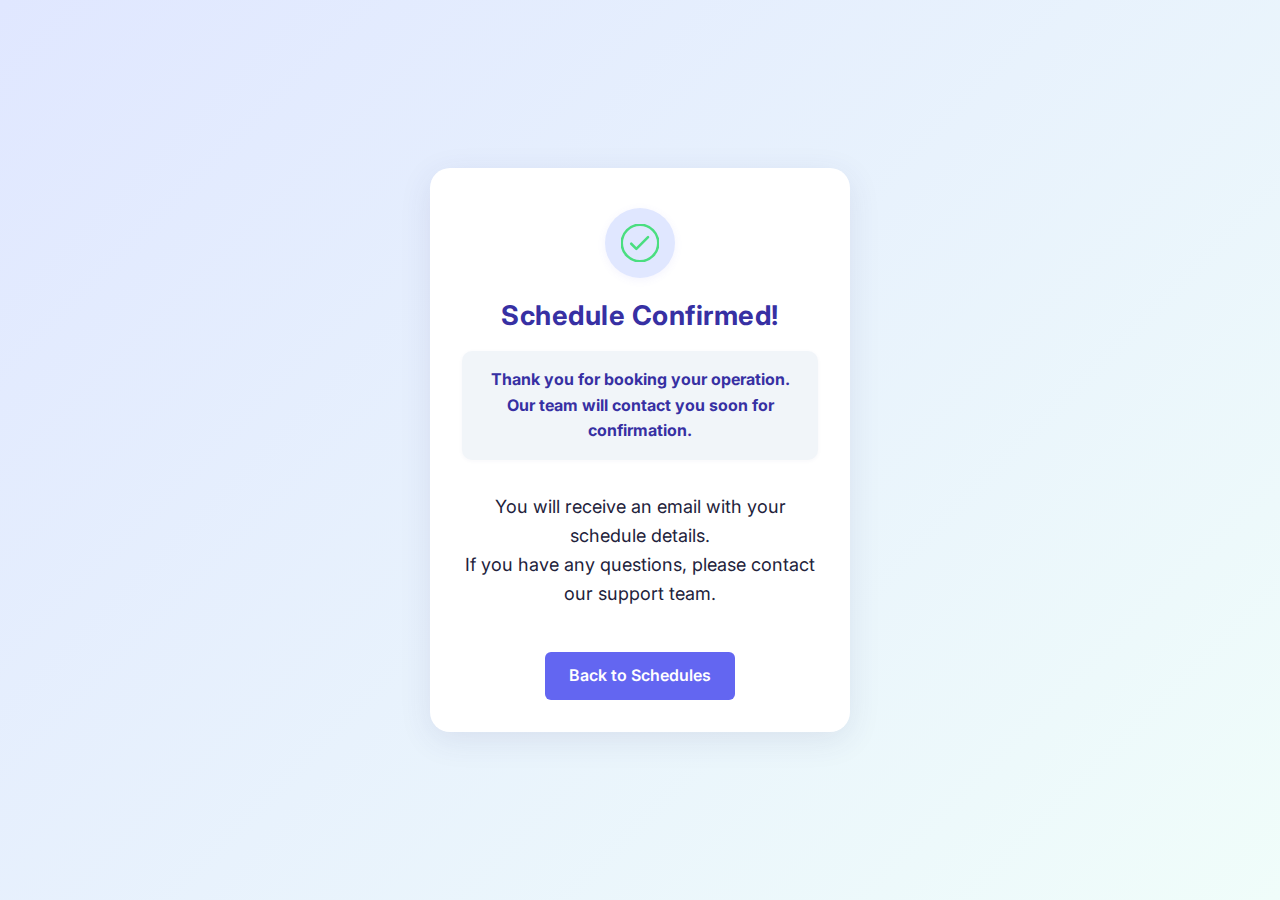
<file: receipt.html>
<!DOCTYPE html>
<html lang="en">
<head>
  <meta charset="UTF-8" />
  <meta name="viewport" content="width=device-width, initial-scale=1.0" />
  <title>Schedule Receipt – OT Scheduler</title>
  <link rel="stylesheet" href="css/style.css" />
  <link href="https://fonts.googleapis.com/css2?family=Inter:wght@400;600;700&display=swap" rel="stylesheet" />
  <style>
    body {
      background: linear-gradient(135deg, #e0e7ff 0%, #f0fdfa 100%);
      font-family: 'Inter', Arial, sans-serif;
      min-height: 100vh;
      margin: 0;
      display: flex;
      align-items: center;
      justify-content: center;
    }
    .receipt-container {
      background: #fff;
      border-radius: 20px;
      box-shadow: 0 8px 32px rgba(60,60,120,0.10);
      padding: 2.5em 2em 2em 2em;
      max-width: 420px;
      text-align: center;
      animation: fadeIn 1s;
    }
    @keyframes fadeIn {
      from { opacity: 0; transform: translateY(30px);}
      to { opacity: 1; transform: translateY(0);}
    }
    .checkmark {
      width: 70px;
      height: 70px;
      margin: 0 auto 1em auto;
      display: flex;
      align-items: center;
      justify-content: center;
      background: #e0e7ff;
      border-radius: 50%;
      box-shadow: 0 2px 8px rgba(99,102,241,0.08);
      animation: pop 0.7s;
    }
    @keyframes pop {
      0% { transform: scale(0.5);}
      70% { transform: scale(1.15);}
      100% { transform: scale(1);}
    }
    .checkmark svg {
      width: 38px;
      height: 38px;
      stroke: #4ade80;
      stroke-width: 3.5;
      stroke-linecap: round;
      stroke-linejoin: round;
      fill: none;
      margin: auto;
      display: block;
    }
    .receipt-container h2 {
      color: #3730a3;
      margin-bottom: 0.5em;
      font-size: 1.7em;
      font-weight: 700;
    }
    .receipt-container p {
      color: #22223b;
      font-size: 1.13em;
      margin-bottom: 2em;
      line-height: 1.6;
    }
    .receipt-details {
      background: #f1f5f9;
      border-radius: 10px;
      padding: 1em;
      margin-bottom: 2em;
      font-size: 1em;
      color: #3730a3;
      box-shadow: 0 1px 4px rgba(60,60,120,0.04);
    }
    .receipt-container .button {
      background: #6366f1;
      color: #fff;
      border: none;
      border-radius: 6px;
      padding: 0.7em 1.5em;
      font-weight: 600;
      font-size: 1em;
      cursor: pointer;
      transition: background 0.2s;
      text-decoration: none;
      display: inline-block;
      margin-top: 0.5em;
    }
    .receipt-container .button:hover {
      background: #4338ca;
    }
  </style>
</head>
<body>
  <div class="receipt-container">
    <div class="checkmark">
      <svg viewBox="0 0 52 52">
        <circle cx="26" cy="26" r="25" fill="none"/>
        <path d="M14 27l7 7 16-16"/>
      </svg>
    </div>
    <h2>Schedule Confirmed!</h2>
    <div class="receipt-details">
      <strong>Thank you for booking your operation.<br>
      Our team will contact you soon for confirmation.</strong>
    </div>
    <p>
      You will receive an email with your schedule details.<br>
      If you have any questions, please contact our support team.
    </p>
    <a href="schedule.html" class="button">Back to Schedules</a>
  </div>
</body>
</html>
</file>
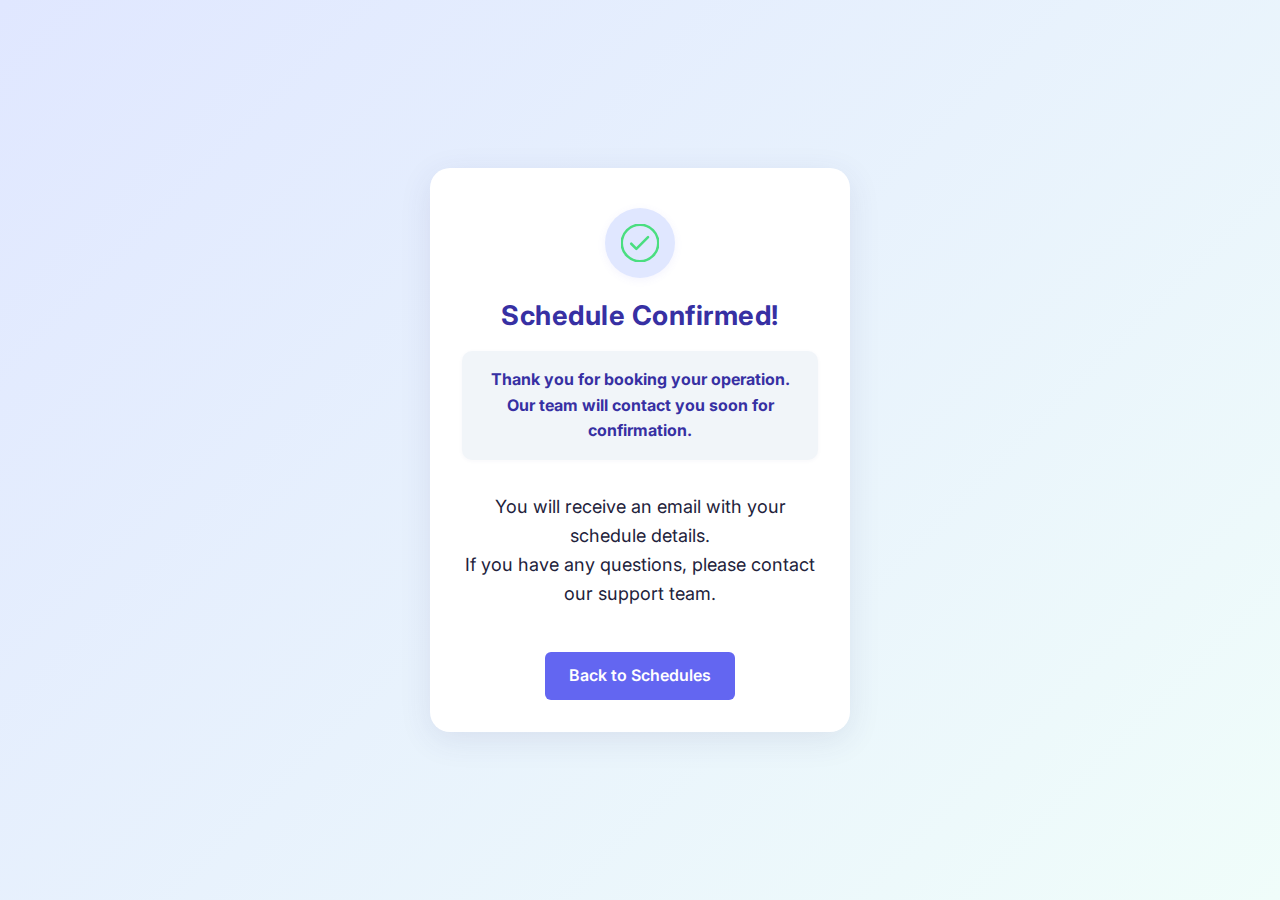
<file: public/receipt.html>
<!DOCTYPE html>
<html lang="en">
<head>
  <meta charset="UTF-8" />
  <meta name="viewport" content="width=device-width, initial-scale=1.0" />
  <title>Schedule Receipt – OT Scheduler</title>
  <link rel="stylesheet" href="../css/style.css" />
  <link href="https://fonts.googleapis.com/css2?family=Inter:wght@400;600;700&display=swap" rel="stylesheet" />
  <style>
    body {
      background: linear-gradient(135deg, #e0e7ff 0%, #f0fdfa 100%);
      font-family: 'Inter', Arial, sans-serif;
      min-height: 100vh;
      margin: 0;
      display: flex;
      align-items: center;
      justify-content: center;
    }
    .receipt-container {
      background: #fff;
      border-radius: 20px;
      box-shadow: 0 8px 32px rgba(60,60,120,0.10);
      padding: 2.5em 2em 2em 2em;
      max-width: 420px;
      text-align: center;
      animation: fadeIn 1s;
    }
    @keyframes fadeIn {
      from { opacity: 0; transform: translateY(30px);}
      to { opacity: 1; transform: translateY(0);}
    }
    .checkmark {
      width: 70px;
      height: 70px;
      margin: 0 auto 1em auto;
      display: flex;
      align-items: center;
      justify-content: center;
      background: #e0e7ff;
      border-radius: 50%;
      box-shadow: 0 2px 8px rgba(99,102,241,0.08);
      animation: pop 0.7s;
    }
    @keyframes pop {
      0% { transform: scale(0.5);}
      70% { transform: scale(1.15);}
      100% { transform: scale(1);}
    }
    .checkmark svg {
      width: 38px;
      height: 38px;
      stroke: #4ade80;
      stroke-width: 3.5;
      stroke-linecap: round;
      stroke-linejoin: round;
      fill: none;
      margin: auto;
      display: block;
    }
    .receipt-container h2 {
      color: #3730a3;
      margin-bottom: 0.5em;
      font-size: 1.7em;
      font-weight: 700;
    }
    .receipt-container p {
      color: #22223b;
      font-size: 1.13em;
      margin-bottom: 2em;
      line-height: 1.6;
    }
    .receipt-details {
      background: #f1f5f9;
      border-radius: 10px;
      padding: 1em;
      margin-bottom: 2em;
      font-size: 1em;
      color: #3730a3;
      box-shadow: 0 1px 4px rgba(60,60,120,0.04);
    }
    .receipt-container .button {
      background: #6366f1;
      color: #fff;
      border: none;
      border-radius: 6px;
      padding: 0.7em 1.5em;
      font-weight: 600;
      font-size: 1em;
      cursor: pointer;
      transition: background 0.2s;
      text-decoration: none;
      display: inline-block;
      margin-top: 0.5em;
    }
    .receipt-container .button:hover {
      background: #4338ca;
    }
  </style>
</head>
<body>
  <div class="receipt-container">
    <div class="checkmark">
      <svg viewBox="0 0 52 52">
        <circle cx="26" cy="26" r="25" fill="none"/>
        <path d="M14 27l7 7 16-16"/>
      </svg>
    </div>
    <h2>Schedule Confirmed!</h2>
    <div class="receipt-details">
      <strong>Thank you for booking your operation.<br>
      Our team will contact you soon for confirmation.</strong>
    </div>
    <p>
      You will receive an email with your schedule details.<br>
      If you have any questions, please contact our support team.
    </p>
    <a href="../schedule.html" class="button">Back to Schedules</a>
  </div>
</body>
</html>
</file>
<file: css/style.css>
/* Google Font */
@import url('https://fonts.googleapis.com/css2?family=Inter:wght@400;600;700&display=swap');

/* Base Reset */
* {
  box-sizing: border-box;
  margin: 0;
  padding: 0;
}

body {
  font-family: 'Inter', sans-serif;
  background: #f9fbfd;
  color: #333;
  line-height: 1.6;
}

a {
  text-decoration: none;
  color: inherit;
}

/* Header Navigation */
header {
  background: #007bff;
  color: white;
  padding: 20px 40px;
  display: flex;
  justify-content: space-between;
  align-items: center;
}

header h1 {
  font-size: 1.8rem;
  margin: 0;
}

nav a {
  margin-left: 20px;
  font-weight: 500;
  color: white;
}

/* Home Hero Section */
.hero {
  text-align: center;
  padding: 80px 20px;
  background: white;
}

.hero h2 {
  font-size: 2.5rem;
  margin-bottom: 20px;
  color: #007bff;
}

.hero p {
  font-size: 1.1rem;
  color: #555;
  max-width: 600px;
  margin: 0 auto 30px;
}

.btn-group {
  margin-top: 30px;
}

.button, button {
  padding: 12px 25px;
  background: #007bff;
  color: white;
  border: none;
  border-radius: 8px;
  font-size: 16px;
  margin: 0 10px;
  transition: background 0.3s;
  cursor: pointer;
}

.button:hover, button:hover {
  background: #0056b3;
}

/* Footer */
footer {
  text-align: center;
  padding: 20px;
  background: #f0f0f0;
  font-size: 14px;
  color: #666;
}

/* --- Auth Page Styles --- */
body.auth-page {
  min-height: 100vh;
  background: linear-gradient(135deg, #a7e9f7 0%, #c3cfe2 100%);
  display: flex;
  align-items: center;
  justify-content: center;
}
.auth-icon {
  display: flex;
  justify-content: center;
  align-items: center;
  margin-bottom: 0.2em; /* Less gap below icon */
}
.auth-icon img {
  width: 64px;
  height: 64px;
  border-radius: 16px;
  box-shadow: 0 4px 16px rgba(60,60,120,0.10);
  background: #e0f2fe;
  padding: 8px;
}

.auth-container {
  background: #fff;
  border-radius: 18px;
  box-shadow: 0 8px 32px rgba(60,60,120,0.12);
  padding: 2.5em 2em 2em 2em;
  max-width: 370px;
  width: 100%;
  margin: 2em auto;
  display: flex;
  flex-direction: column;
  align-items: center;
}
 


.auth-container h2 {
  font-size: 2.1em;
  font-weight: 700;
  color: #1976d2;
  margin-bottom: 0.4em;
  margin-top: 0;
  text-align: center;
  letter-spacing: 0.5px;
  white-space: nowrap;
}

.auth-container form {
  width: 100%;
  margin: 0 auto;
  display: flex;
  flex-direction: column;
  gap: 1em;
  align-items: stretch;
}

.auth-container input[type="email"],
.auth-container input[type="password"],
.auth-container button[type="submit"] {
  width: 100%;
  box-sizing: border-box;
  font-size: 1em;
  padding: 0.8em 1em;
  border-radius: 6px;
}

.auth-container button[type="submit"] {
  margin-top: 0.5em;
  background: #1976d2;
  color: #fff;
  border: none;
  font-weight: 600;
  cursor: pointer;
  transition: background 0.2s;
}




.auth-link {
  text-align: center;
  margin-top: 1em;
  font-size: 0.98em;
  color: #555;
}

.auth-link a {
  color: #1976d2;
  text-decoration: none;
  font-weight: 500;
  transition: color 0.2s;
}

.auth-link a:hover {
  color: #0d47a1;
  text-decoration: underline;
}

/* --- Add these lines below --- */


.message {
  width: 100%;
  min-height: 1.2em;
  margin-bottom: 0.5em;
  text-align: center;
  color: inherit;
  background: none;
  border: none;
  border-radius: 6px;
  font-size: 1em;
  padding: 0.5em 0;
}

.message.success {
  color: #166534;
  background: #bbf7d0;
  border: 1px solid #4ade80;
}

.message.error {
  color: #b91c1c;
  background: #fee2e2;
  border: 1px solid #fca5a5;
}

/* Admin / Dashboard Forms */
.container {
  max-width: 700px;
  margin: 40px auto;
  padding: 20px;
}

.card {
  background: white;
  padding: 30px;
  border-radius: 10px;
  box-shadow: 0 5px 15px rgba(0,0,0,0.05);
  margin-bottom: 30px;
  text-align: left;
}

.card input,
.card textarea {
  width: 100%;
  padding: 12px;
  margin-bottom: 15px;
  border-radius: 6px;
  border: 1px solid #ccc;
  font-size: 16px;
}

.card textarea {
  min-height: 100px;
  resize: vertical;
}

.card h3 {
  margin-top: 0;
  color: #007bff;
}

.card-list p,
.card-list div {
  background: #fff;
  padding: 15px;
  margin: 10px 0;
  border-left: 5px solid #007bff;
  border-radius: 8px;
  box-shadow: 0 2px 10px rgba(0,0,0,0.05);
}

.log {
  margin-top: 20px;
  font-size: 14px;
}
/* --- OT Scheduler Dashboard Styles --- */
body.dashboard {
  min-height: 100vh;
  background: linear-gradient(135deg, #e0e7ff 0%, #f0fdfa 100%);
  font-family: 'Inter', Arial, sans-serif;
  margin: 0;
  padding: 0;
}

.container {
  max-width: 600px;
  margin: 40px auto;
  background: #fff;
  border-radius: 16px;
  box-shadow: 0 8px 32px rgba(60,60,120,0.08);
  padding: 2.5em 2em 2em 2em;
  position: relative;
}

#logoutBtn {
  position: absolute;
  top: 24px;
  right: 32px;
  background: #6366f1;
  color: #fff;
  border: none;
  border-radius: 6px;
  padding: 0.5em 1.2em;
  font-weight: 600;
  cursor: pointer;
  transition: background 0.2s;
}
#logoutBtn:hover {
  background: #4338ca;
}

h2 {
  text-align: center;
  color: #3730a3;
  margin-bottom: 1.5em;
  font-weight: 700;
  letter-spacing: 0.5px;
}

#addScheduleForm {
  display: flex;
  flex-direction: column;
  gap: 0.8em;
  background: #f1f5f9;
  padding: 1.5em 1em;
  border-radius: 10px;
  margin-bottom: 2em;
  box-shadow: 0 2px 8px rgba(60,60,120,0.03);
}
#addScheduleForm input, #addScheduleForm button {
  font-size: 1em;
  padding: 0.7em;
  border-radius: 6px;
  border: 1px solid #c7d2fe;
  outline: none;
  transition: border 0.2s;
}
#addScheduleForm input:focus {
  border: 1.5px solid #6366f1;
}
#addScheduleForm button {
  background: #6366f1;
  color: #fff;
  border: none;
  font-weight: 600;
  cursor: pointer;
  margin-top: 0.5em;
  transition: background 0.2s;
}
#addScheduleForm button:hover {
  background: #4338ca;
}

.card-list {
  display: flex;
  flex-direction: column;
  gap: 1em;
}

.card {
  background: #f8fafc;
  border-radius: 8px;
  box-shadow: 0 1px 4px rgba(60,60,120,0.04);
  padding: 1em 1.2em;
  font-size: 1.05em;
  color: #22223b;
  display: flex;
  align-items: center;
  gap: 1.2em;
  white-space: nowrap;
  overflow-x: auto;
}
.card strong {
  color: #3730a3;
  font-weight: 600;
}

footer {
  text-align: center;
  padding: 20px 0 10px 0;
  background: transparent;
  font-size: 14px;
  color: #666;
}

@media (max-width: 700px) {
  .container {
    max-width: 98vw;
    padding: 1em 0.5em 1.5em 0.5em;
  }
  .card {
    font-size: 0.98em;
    flex-direction: column;
    align-items: flex-start;
    white-space: normal;
  }
}

/* --- Features Section --- */
.features {
  display: flex;
  justify-content: space-around;
  margin: 2em 0;
  gap: 1em;
  flex-wrap: wrap;
}
.feature {
  background: #f9fafb;
  border-radius: 12px;
  padding: 1.5em;
  text-align: center;
  box-shadow: 0 2px 8px #0001;
  flex: 1 1 220px;
  margin: 0.5em;
}
.feature img {
  width: 48px;
  margin-bottom: 0.5em;
}

/* --- Button Styles --- */
.button.primary {
  background: #2563eb;
  color: #fff;
  border: none;
}
.button.secondary {
  background: #fff;
  color: #2563eb;
  border: 1px solid #2563eb;
}
.button {
  padding: 0.75em 2em;
  border-radius: 6px;
  font-weight: 600;
  margin: 0 0.5em;
  transition: background 0.2s, color 0.2s;
  text-decoration: none;
  display: inline-block;
}
.button:hover {
  background: #1e40af;
  color: #fff;
}
</file>
